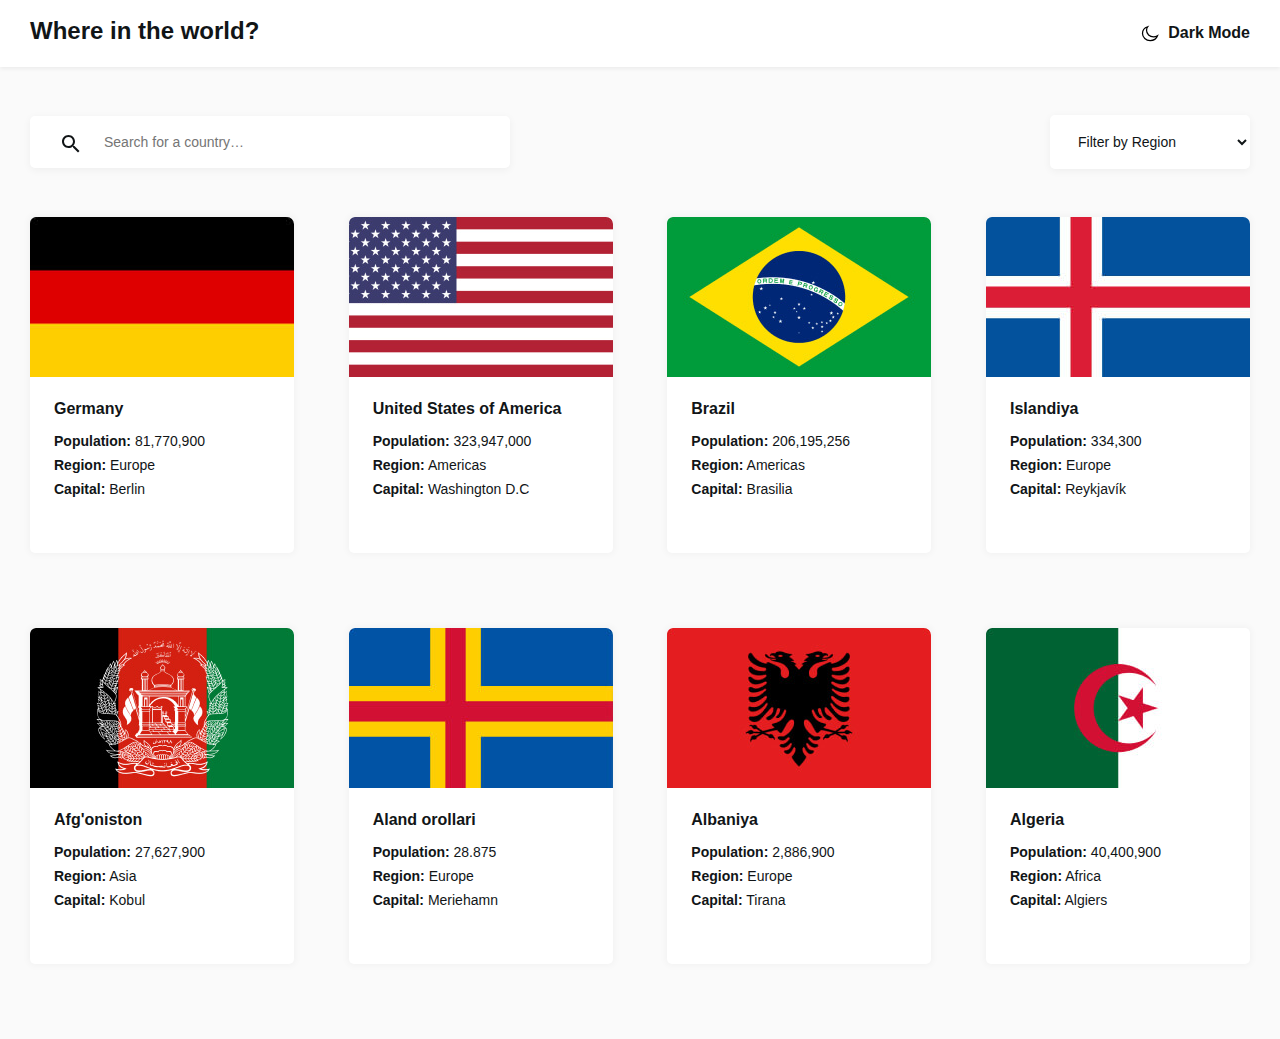
<file: index.html>
<!DOCTYPE html>
<html lang="en">

<head>
    <meta charset="UTF-8">
    <meta name="viewport" content="width=device-width, initial-scale=1.0">
    <title>Countries</title>

    <!-- Google Fonts -->
    <link rel="preconnect" href="https://fonts.googleapis.com">
    <link rel="preconnect" href="https://fonts.gstatic.com" crossorigin>
    <link href="https://fonts.googleapis.com/css2?family=Roboto:wght@300;400;600;800&display=swap" rel="stylesheet">

    <link rel="stylesheet" href="css/normalize.css">
    <link rel="stylesheet" href="css/style.css">
</head>

<body>
    <header class="site-header">
        <div class="container">
            <div class="site-header-main">
                <a class="site-header-link" href="index.html">
                    Where in the world?
                </a>
                <button class="dark-mode" type="button">
                    <span class="dark-mode-inner">
                        <svg class="dark-mode-icon" xmlns="http://www.w3.org/2000/svg" width="20" height="20">
                            <path fill="#fff" fill-rule="evenodd" stroke="currentColor" stroke-width="1.25" d="M13.553 13.815c-3.884 0-7.034-2.887-7.034-6.447 0-1.343.448-2.586 1.212-3.618-3.04.945-5.231 3.581-5.231 6.688 0 3.9 3.45 7.062 7.704 7.062 3.389 0 6.266-2.007 7.296-4.796a7.458 7.458 0 0 1-3.947 1.111Z" clip-rule="evenodd"/>
                        </svg>
                        <span class="dark-mode-inner-text">Dark Mode</span>
                    </span>
                </button>
            </div>
        </div>
    </header>

    <main class="main">
        <div class="container">
            <section>
                <form class="search-filter" action="https://echo.htmlacademy.ru" method="GET">
                    <div class="search-filter-wrapper">
                        <svg class="search-filter-icon" width="18" height="18" viewBox="0 0 18 18" xmlns="http://www.w3.org/2000/svg">
                            <path fill-rule="evenodd" clip-rule="evenodd" d="M12.5 11H11.7L11.4 10.7C12.4 9.6 13 8.1 13 6.5C13 2.9 10.1 0 6.5 0C2.9 0 0 2.9 0 6.5C0 10.1 2.9 13 6.5 13C8.1 13 9.6 12.4 10.7 11.4L11 11.7V12.5L16 17.5L17.5 16L12.5 11ZM6.5 11C4 11 2 9 2 6.5C2 4 4 2 6.5 2C9 2 11 4 11 6.5C11 9 9 11 6.5 11Z" fill="currentColor"/>
                            </svg>
                        <input class="search-input" type="search" name="search" placeholder="Search for a country…" required aria-label="Country name">
                    </div>
                    <select class="region-select" name="region" aria-label="Regions">
                        <option selected>Filter by Region</option>
                        <option>Africa</option>
                        <option>America</option>
                        <option>Asia</option>
                        <option>Europe</option>
                        <option>Oceania</option>
                    </select>
                </form>
            </section>

            <div class="countries-group">
                <div class="country-flag">
                    <a class="country-flag-link" href="Germany.html">
                        <img class="country-flag-img" src="img/flag-germany.jpg" alt="Germaniya bayrog`i" width="264"
                            height="160" srcset="img/flag-germany.jpg 1x, img/flag-germany@2x.jpg 2x">
                        <div class="country-flag-blog">
                            <h3 class="country-flag-tittle">Germany</h3>
                            <p class="country-flag-text"><span class="country-flag-main">Population:</span> 81,770,900
                            </p>
                            <p class="country-flag-text"><span class="country-flag-main">Region:</span> Europe</p>
                            <p class="country-flag-text"><span class="country-flag-main">Capital:</span> Berlin</p>
                        </div>
                    </a>
                </div>
                <div class="country-flag">
                    <img class="country-flag-img" src="img/flag-usa.jpg" alt="United States of America bayrog`i"
                        width="264" height="160" srcset="img/flag-usa.jpg 1x, img/flag-usa@2x.jpg 2x">
                    <div class="country-flag-blog">
                        <h3 class="country-flag-tittle">United States of America</h3>
                        <p class="country-flag-text"><span class="country-flag-main">Population:</span> 323,947,000</p>
                        <p class="country-flag-text"><span class="country-flag-main">Region:</span> Americas</p>
                        <p class="country-flag-text"><span class="country-flag-main">Capital:</span> Washington D.C</p>
                    </div>
                </div>
                <div class="country-flag">
                    <img class="country-flag-img" src="img/flag-brazil.jpg" alt="Brazilya bayrog`i" width="264"
                        height="160" srcset="img/flag-brazil.jpg 1x, img/flag-brazil@2x.jpg 2x">
                    <div class="country-flag-blog">
                        <h3 class="country-flag-tittle">Brazil</h3>
                        <p class="country-flag-text"><span class="country-flag-main">Population:</span> 206,195,256</p>
                        <p class="country-flag-text"><span class="country-flag-main">Region:</span> Americas</p>
                        <p class="country-flag-text"><span class="country-flag-main">Capital:</span> Brasilia</p>
                    </div>
                </div>
                <div class="country-flag">
                    <img class="country-flag-img" src="img/Islandiya.jpg" alt="Germaniya bayrog`i" width="264"
                        height="160" srcset="img/Islandiya.jpg 1x, img/Islandiya@2x.jpg 2x">
                    <div class="country-flag-blog">
                        <h3 class="country-flag-tittle">Islandiya</h3>
                        <p class="country-flag-text"><span class="country-flag-main">Population:</span> 334,300</p>
                        <p class="country-flag-text"><span class="country-flag-main">Region:</span> Europe</p>
                        <p class="country-flag-text"><span class="country-flag-main">Capital:</span> Reykjavík</p>
                    </div>
                </div>
            </div>

            <div class="countries-group">
                <div class="country-flag">
                    <img class="country-flag-img" src="img/Afgoniston.jpg" alt="Afgoniston bayrog`i" width="264"
                        height="160" srcset="img/Afgoniston.jpg 1x, img/Afgoniston@2x.jpg 2x">
                    <div class="country-flag-blog">
                        <h3 class="country-flag-tittle">Afg'oniston</h3>
                        <p class="country-flag-text"><span class="country-flag-main">Population:</span> 27,627,900</p>
                        <p class="country-flag-text"><span class="country-flag-main">Region:</span> Asia</p>
                        <p class="country-flag-text"><span class="country-flag-main">Capital:</span> Kobul</p>
                    </div>
                </div>
                <div class="country-flag">
                    <img class="country-flag-img" src="img/Aland.jpg" alt="Aland orollar bayrog`i" width="264"
                        height="160" srcset="img/Aland.jpg 1x, img/Aland@2x.jpg 2x">
                    <div class="country-flag-blog">
                        <h3 class="country-flag-tittle">Aland orollari</h3>
                        <p class="country-flag-text"><span class="country-flag-main">Population:</span> 28.875</p>
                        <p class="country-flag-text"><span class="country-flag-main">Region:</span> Europe</p>
                        <p class="country-flag-text"><span class="country-flag-main">Capital:</span> Meriehamn</p>
                    </div>
                </div>
                <div class="country-flag">
                    <img class="country-flag-img" src="img/Albaniya.jpg" alt="Germaniya bayrog`i" width="264"
                        height="160" srcset="img/Albaniya.jpg 1x, img/Albaniya@2x.jpg 2x">
                    <div class="country-flag-blog">
                        <h3 class="country-flag-tittle">Albaniya</h3>
                        <p class="country-flag-text"><span class="country-flag-main">Population:</span> 2,886,900</p>
                        <p class="country-flag-text"><span class="country-flag-main">Region:</span> Europe</p>
                        <p class="country-flag-text"><span class="country-flag-main">Capital:</span> Tirana</p>
                    </div>
                </div>
                <div class="country-flag">
                    <img class="country-flag-img" src="img/Algeria.jpg" alt="Germaniya bayrog`i" width="264"
                        height="160" srcset="img/Algeria.jpg 1x, img/Algeria@2x.jpg 2x">
                    <div class="country-flag-blog">
                        <h3 class="country-flag-tittle">Algeria</h3>
                        <p class="country-flag-text"><span class="country-flag-main">Population:</span> 40,400,900</p>
                        <p class="country-flag-text"><span class="country-flag-main">Region:</span> Africa</p>
                        <p class="country-flag-text"><span class="country-flag-main">Capital:</span> Algiers</p>
                    </div>
                </div>
            </div>
        </div>
    </main>



    <script src="js/main.js"></script>
</body>

</html>
</file>
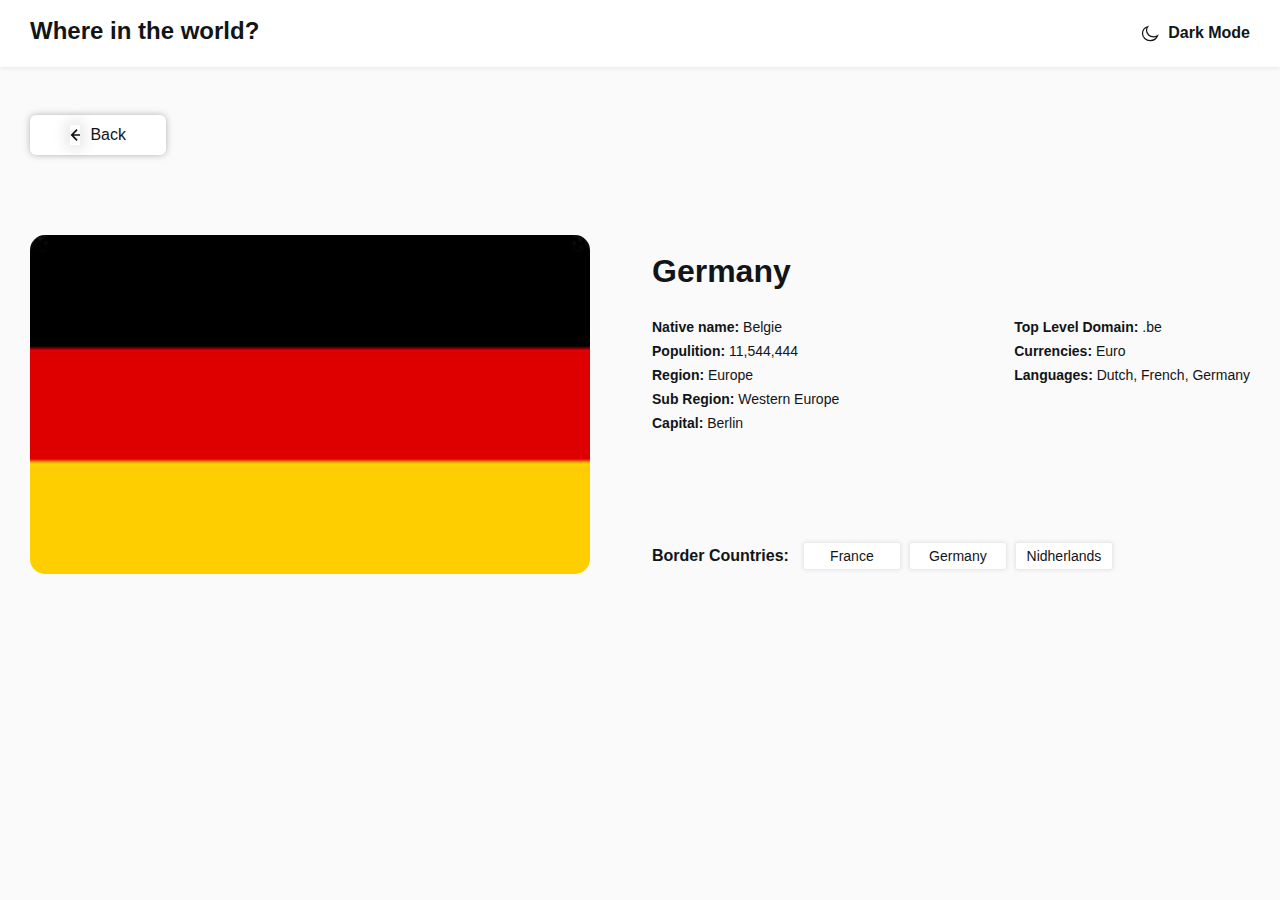
<file: Germany.html>
<!DOCTYPE html>
<html lang="en">
<head>
    <meta charset="UTF-8">
    <meta name="viewport" content="width=device-width, initial-scale=1.0">
    <title>Germany</title>

    <!-- Google Fonts -->
    <link rel="preconnect" href="https://fonts.googleapis.com">
    <link rel="preconnect" href="https://fonts.gstatic.com" crossorigin>
    <link href="https://fonts.googleapis.com/css2?family=Roboto:wght@300;400;600;800&display=swap" rel="stylesheet">


    <link rel="stylesheet" href="css/style.css">
    <link rel="stylesheet" href="css/Germany.css">
</head>
<body>

    <header class="site-header">
        <div class="container">
            <div class="site-header-main">
                <a class="site-header-link" href="index.html">
                    Where in the world?
                </a>
                <button class="dark-mode" type="button">
                    <span class="dark-mode-inner">
                        <img class="dark-mode-inner-img" src="img/icon-moon.svg" alt="" width="20" height="20">
                        <span class="dark-mode-inner-text">Dark Mode</span>
                    </span>
                </button>
            </div>
        </div>
    </header>

    <main class="mani">
        <div class="container">
            <a class="back" href="index.html">
                <svg class="back-img" xmlns="http://www.w3.org/2000/svg" width="20" height="20"><path fill="currentColor" fill-rule="evenodd" d="m6.464 4.107 1.179 1.179-3.89 3.889h14.85v1.65H3.753l3.89 3.889-1.179 1.179L.572 10l5.892-5.893Z" clip-rule="evenodd"/></svg>
                <p class="back-text">Back</p>
            </a>
            <div class="country-blog">
                <img class="country-blog-img" src="img/flag-germany.jpg" alt="Germaniya bayrog`i" width="560" height="450" srcset="img/flag-germany.jpg 1x, img/flag-germany@2x.jpg 2x">

                <div class="country-blog-main">
                    <h2 class="country-blog-information-title">Germany</h2>

                    <div class="country-blog-main-information">
                        <div class="country-blog-main-information-left">
                            <p class="country-flag-text"><span class="country-flag-main">Native name:</span> Belgie</p>
                            <p class="country-flag-text"><span class="country-flag-main">Populition:</span> 11,544,444</p>
                            <p class="country-flag-text"><span class="country-flag-main">Region:</span> Europe</p>
                            <p class="country-flag-text"><span class="country-flag-main">Sub Region:</span> Western Europe</p>
                            <p class="country-flag-text"><span class="country-flag-main">Capital:</span> Berlin</p>
                        </div>

                        <div class="country-blog-main-information-right">
                            <p class="country-flag-text"><span class="country-flag-main">Top Level Domain:</span>  .be</p>
                            <p class="country-flag-text"><span class="country-flag-main">Currencies:</span>  Euro</p>
                            <p class="country-flag-text"><span class="country-flag-main">Languages:</span>  Dutch, French, Germany</p>
                        </div>
                    </div>

                    <div class="country-blog-main-border">
                        <div class="country-blog-main-border-title">Border Countries: </div>
                        <div class="country-blog-main-border-links">
                            <a class="country-blog-main-border-link" href="france.html">France</a>
                            <a class="country-blog-main-border-link" href="Germany.html">Germany</a>
                            <a class="country-blog-main-border-link" href="nidherlands.html">Nidherlands</a>
                        </div>
                    </div>

                </div>
            </div>
        </div>
    </main>


    <script src="js/main.js"></script>

</body>
</html>
</file>
<file: css/style.css>
:root {
    --text-color: #111517;
    --bg-color: #fafafa;
    --element-bg: #fff;
}

*,
*::after,
*::before {
    box-sizing: border-box;
    margin: 0;
    padding: 0;
}

/* OUTLINE */
*:focus {
    outline: 2px dashed blue;
    outline-offset: 2px;
}

html {
    scroll-behavior: smooth;
    box-sizing: inherit;
}

body {
    display: flex;
    flex-direction: column;
    height: 100%;
    font-family: "Nunito Sans", sans-serif;
    font-size: 14px;
    font-weight: 600;
    line-height: 16px;
    font-style: normal;
    color: var(--text-color);
    background-color: var(--bg-color);
    transition: background-color 0.4s ease,
        color 0.4s ease;
}

a {
    list-style: none;
    text-decoration: none;
    color: var(--text-color)
}

/* DAR MODE */
.dark {
    --bg-color: #202c36;
    --element-bg: #2b3844;
    --text-color: #fff;
}

img {
    height: 100%;
    display: block;
}

.container {
    width: 100%;
    max-width: 1340px;
    padding-left: 30px;
    padding-right: 30px;
    margin-left: auto;
    margin-right: auto;
}


/* Header */
.site-header {
    margin-top: 0;
    margin-bottom: 48px;
    padding-top: 23px;
    padding-bottom: 24px;
    box-shadow: 0px 2px 4px 0px rgba(0, 0, 0, 0.06);
    background: var(--element-bg);
    white-space: nowrap;
}

.site-header-main {
    display: flex;
}

.site-header-link{
    margin-right: auto;
    font-weight: 800;
    font-size: 24px;
    color: var(--text-color);
}


.dark-mode {
    padding: 0;
    border: 0;
    background: transparent;
    cursor: pointer;
}

.dark-mode:hover {
    opacity: 0.8;
}

.dark-mode:active {
    opacity: 0.6;
}

.dark-mode-inner {
    display: flex;
    justify-content: center;
    align-items: center;
}

.dark-mode-inner-img {
    display: block;
}

.dark-mode-inner-text {
    margin-left: 8px;
    font-size: 16px;
    font-weight: 600;
    line-height: 16px;
    color: var(--text-color);
}


/* Main section */
.main{
    flex-grow: 1;
}

/* Search-filter */
.search-filter {
    display: flex;
    justify-content: space-between;
    align-items: center;
    margin-bottom: 48px;
}

.search-filter-wrapper{
    position: relative;
}
.search-filter-icon {
    position: absolute;
    top: 19px;
    left: 32px;
    color: var(--text-color);
    pointer-events: none;
}

.search-input {
    min-width: 480px;
    padding: 18px 74px;
    border: 0;
    border-radius: 5px;
    background-color: var(--element-bg);
    color: var(--text-color);
    box-shadow: 0px 2px 9px 0px rgba(0, 0, 0, 0.05);
}

.region-select {
    min-width: 200px;
    padding: 18px 24px;
    border: 0;
    border-radius: 5px;
    background-color: var(--element-bg);
    color: var(--text-color);
    box-shadow: 0px 2px 9px 0px rgba(0, 0, 0, 0.05);
}


/* COUNTRY GROUP */
.countries-group {
    display: flex;
    justify-content: space-between;
    margin-bottom: 75px;
}

.country-flag {
    width: 264px;
    height: 336px;
    border-radius: 5px;
    background-color: var(--element-bg);
    color: var(--text-color);
    box-shadow: 0px 0px 7px 2px rgba(0, 0, 0, 0.03);
}


.country-flag-img {
    display: block;
    width: 264px;
    height: 160px;
    border-top-left-radius: 6px;
    border-top-right-radius: 7px;
    margin-top: 0;
    margin-bottom: 24px;
}

.country-flag-blog {
    margin-top: 0;
    margin-left: 24px;
}

.country-flag-tittle {
    font-weight: 800;
    font-size: 16px;
    margin-top: 0;
    margin-bottom: 16px;
}

.country-flag-text {
    font-weight: 300;
}

.country-flag-text:not(:last-child) {
    margin-bottom: 8px;
}

.country-flag-main {
    font-weight: 600;
}
</file>
<file: css/Germany.css>
:root {
    --text-color: #111517;
    --bg-color: #fafafa;
    --element-bg: #fff;
}

/* DAR MODE */
.dark {
    --bg-color: #202c36;
    --element-bg: #2b3844;
    --text-color: #fff;
}

*,
*::after,
*::before {
    box-sizing: border-box;
    margin: 0;
    padding: 0;
}

/* OUTLINE */
*:focus {
    outline: 2px dashed blue;
    outline-offset: 2px;
}

html {
    scroll-behavior: smooth;
    box-sizing: inherit;
}

body {
    display: flex;
    flex-direction: column;
    height: 100%;
    font-family: "Nunito Sans", sans-serif;
    font-size: 14px;
    font-weight: 600;
    line-height: 16px;
    font-style: normal;
    color: var(--text-color);
    background-color: var(--bg-color);
}

a {
    list-style: none;
    text-decoration: none;
    color:var(--text-color)
}

img {
    height: 100%;
    display: block;
}

.container {
    width: 100%;
    max-width: 1340px;
    padding-left: 30px;
    padding-right: 30px;
    margin-left: auto;
    margin-right: auto;
}




/* Back */
.back {
    display: flex;
    align-items: center;
    max-width: 136px;
    margin-top: 0;
    margin-bottom: 80px;
    padding: 10px 40px;
    border-radius: 6px;
    box-shadow: 0px 0px 7px 0px rgba(0, 0, 0, 0.29);
    background-color: var(--element-bg);
    color: var(--text-color);
}

.back:hover {
    opacity: 0.8;
}

.back:active {
    opacity: 0.6;
}

.back-img {
    display: block;
    margin-right: 10px;
    box-shadow: 0px 0px 14px 4px rgba(0, 0, 0, 0.1);
}

.back-text {
    font-size: 16px;
    font-weight: 300;
}

/* Country-blog */
.country-blog {
    display: flex;
    justify-content: space-between;
    align-items: center;
}

.country-blog-img {
    display: block;
    border-radius: 15px;
}


.country-blog-main {
    width: 598px;
    height: 323px;
}

.country-blog-information-title {
    margin-top: 20px;
    margin-bottom: 40px;
    font-weight: 800;
    font-size: 32px;
}
.country-blog-main-information {
    display: flex;
    justify-content: space-between;
}

.country-blog-main-information-left {
    width: 207px;
    height: 160px;
    margin-top: 0;
    margin-bottom: 60px;
}


.country-blog-main-border {
    display: flex;
    align-items: center;
}
.country-blog-main-border-title {
    margin-top: 0;
    margin-right: 15px;
    font-size: 16px;
    font-weight: 600;
    line-height: 1.5;
}

.country-blog-main-border-links {
    display: flex;
}

.country-blog-main-border-link {
    min-width: 96px;
    text-align: center;
    margin-top: 4px;
    margin-bottom: 4px;
    padding: 5px 10px;
    font-weight: 300;
    border-radius: 2px;
    box-shadow: 0px 0px 4px 1px rgb(0, 0, 0, 0.10);
    background-color: var(--element-bg);
    color: var(--text-color);
}

.country-blog-main-border-link:not(:last-child){
    margin-right: 10px;
}

.country-blog-main-border-link:hover {
    opacity: 0.8;
}

.country-blog-main-border-link:active {
    opacity: 0.6;
}
</file>
